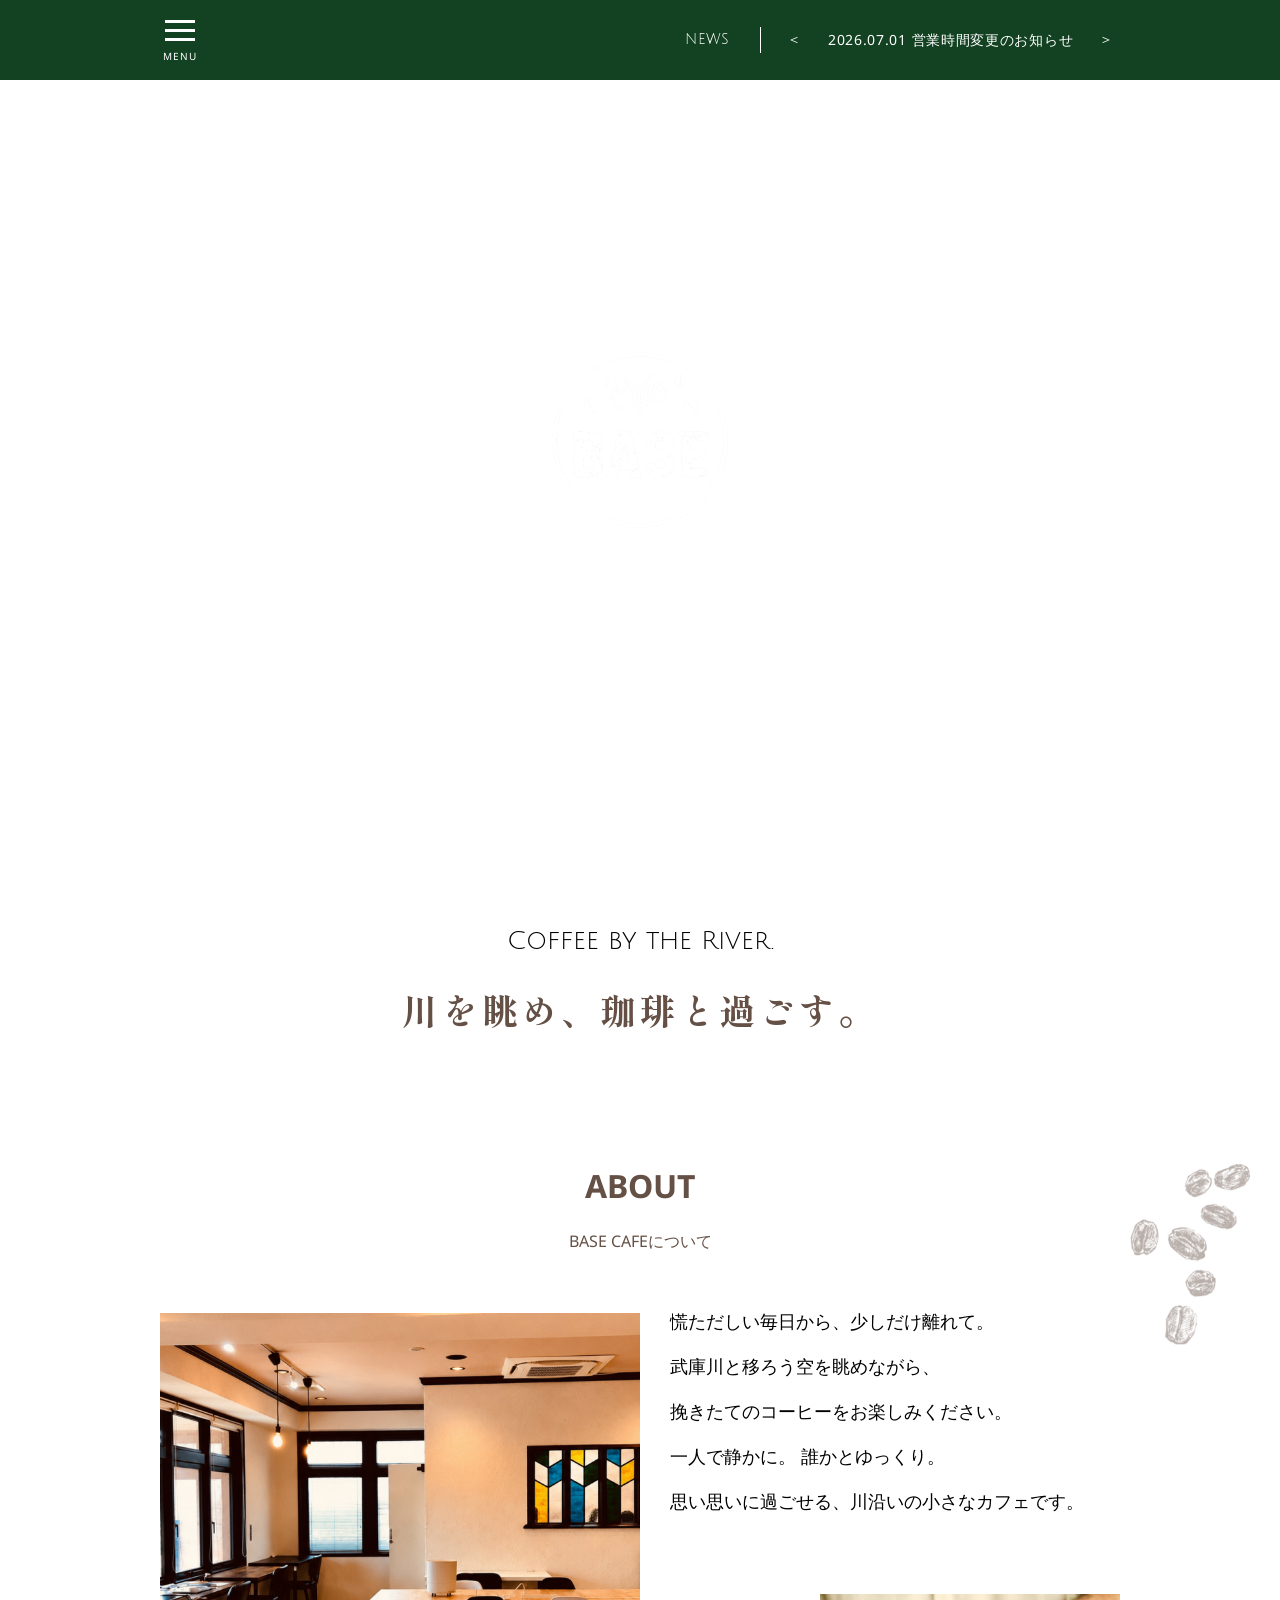
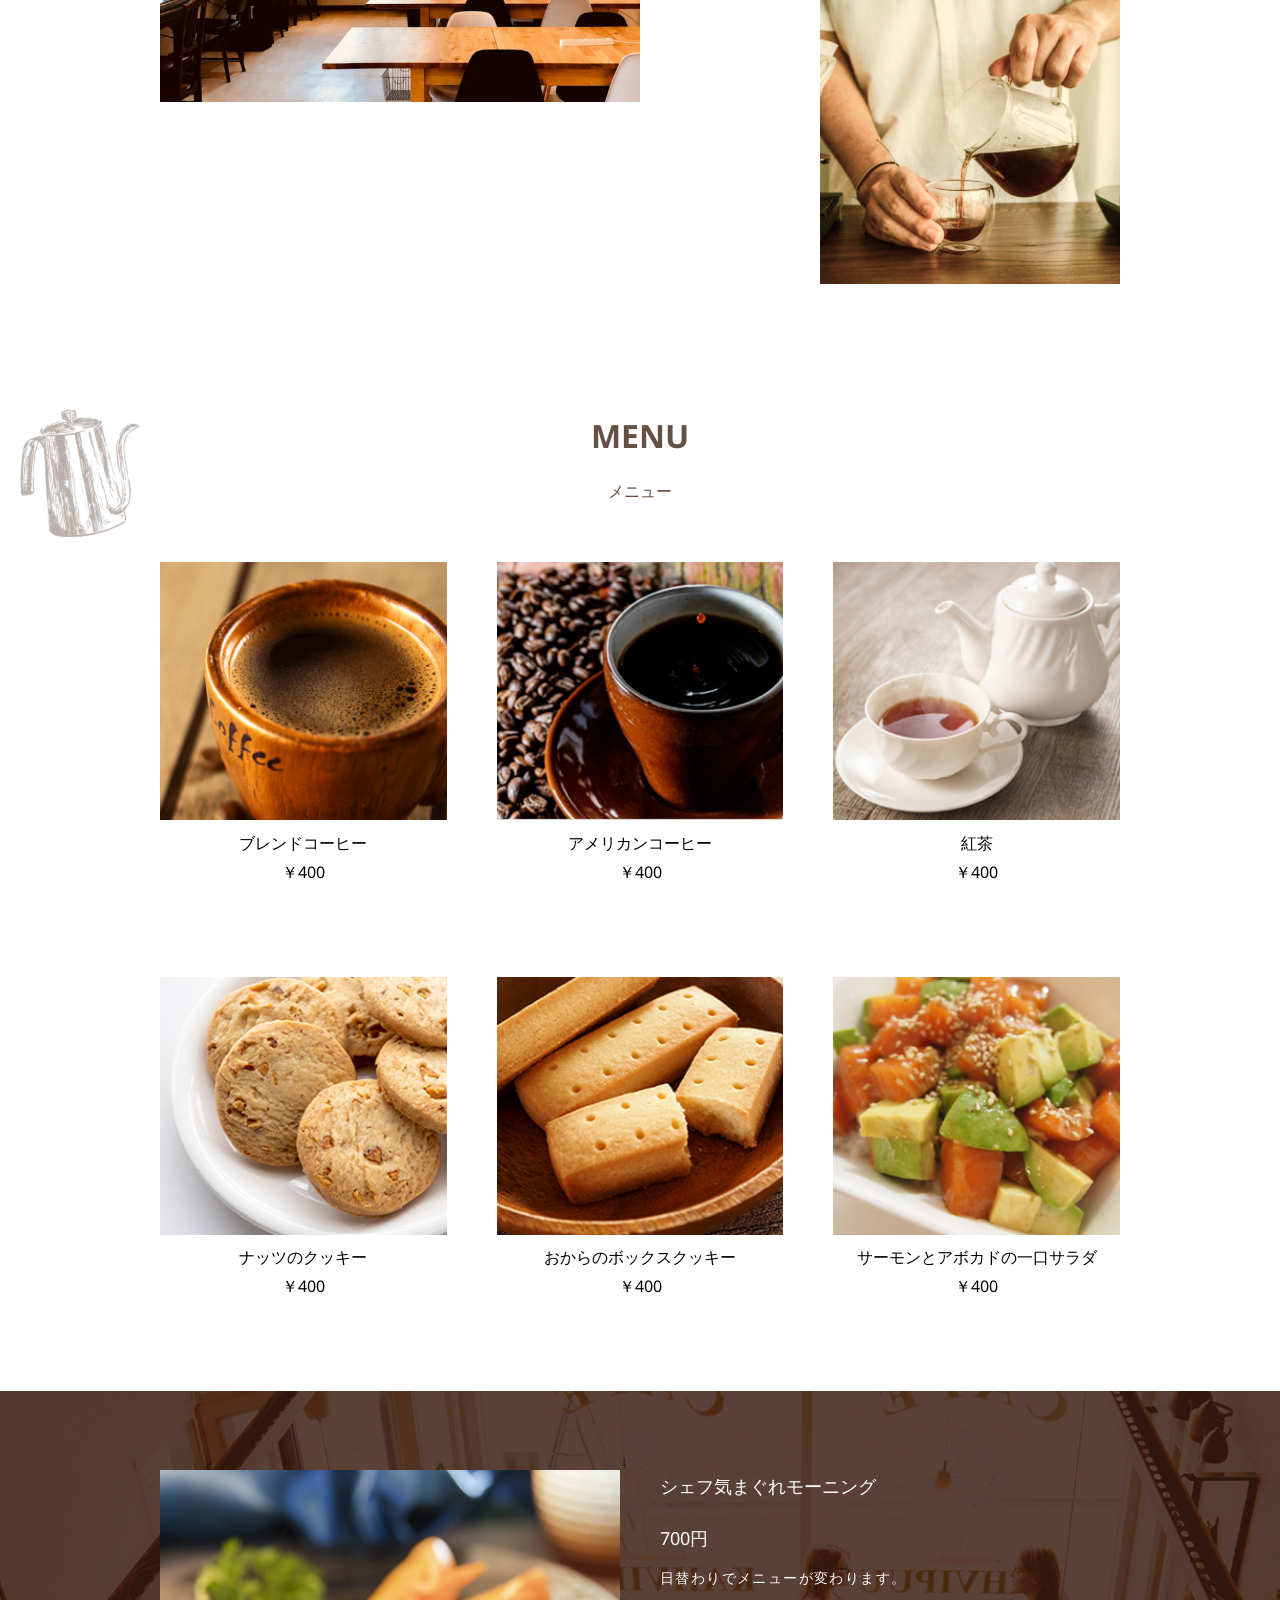
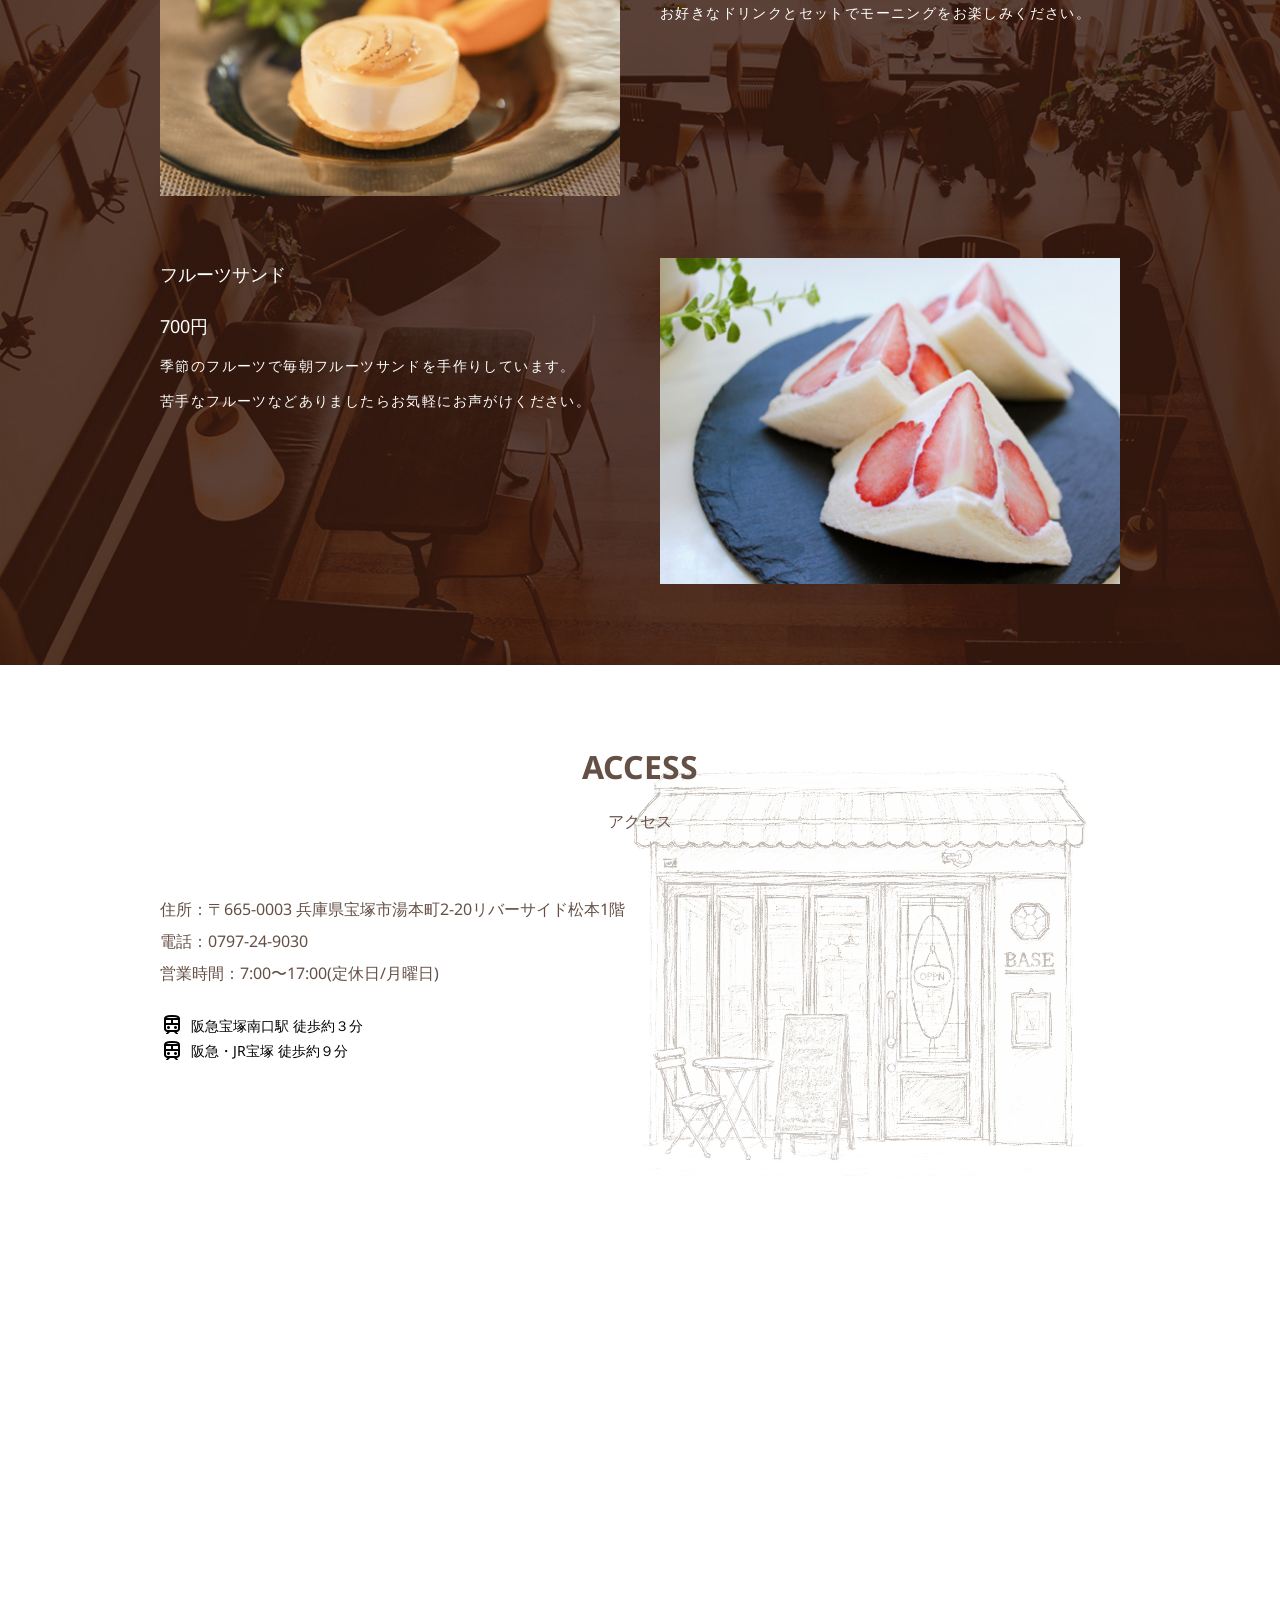
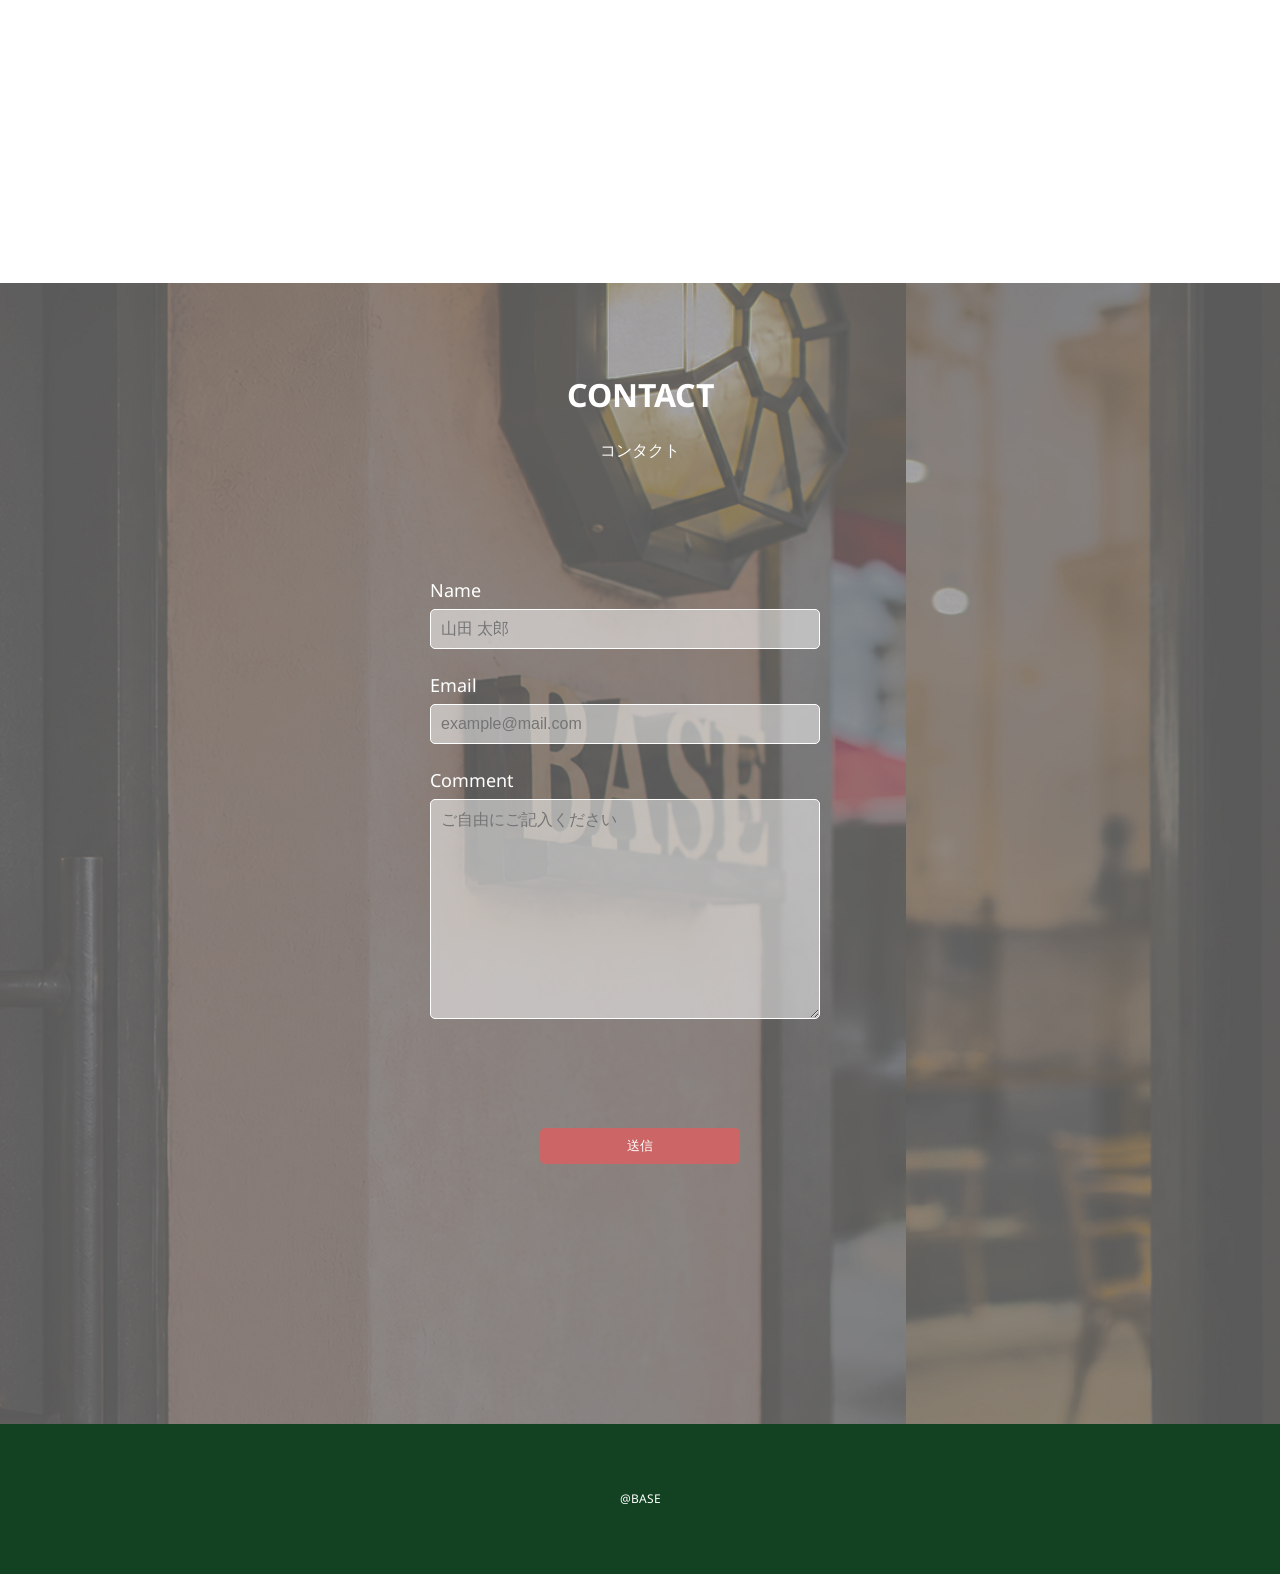
<file: index.html>
<!doctype html>
<html lang="ja">
  <head>
    <meta charset="UTF-8" />
    <meta name="viewport" content="width=device-width, initial-scale=1.0" />
    <title>base</title>
    <link rel="stylesheet" href="style.css" />
    <!-- Symbols -->
    <link
      rel="stylesheet"
      href="https://fonts.googleapis.com/css2?family=Material+Symbols+Outlined:opsz,wght,FILL,GRAD@24,400,0,0&icon_names=train"
    />

    <link rel="stylesheet" href="https://unpkg.com/aos@2.3.1/dist/aos.css" />
    <link
      rel="stylesheet"
      href="https://cdnjs.cloudflare.com/ajax/libs/font-awesome/6.5.1/css/all.min.css"
    />
    <script src="function.js" defer></script>
  </head>
  <body>
    <header>
      <div class="inner">
        <div class="hamburger" id="js-hamburger">
          <span></span>
          <span></span>
          <span></span>
          <p class="hamburger_text">MENU</p>
        </div>

        <p class="header_notice">
          <span class="news">NEWS</span>
          <button class="notice_prev" type="button">＜</button>
          <a href="#" class="notice_link">2026.07.01 営業時間変更のお知らせ</a>
          <button class="notice_next" type="button">＞</button>
        </p>

        <div class="nav_panel">
          <div class="nav_panel_logo">
            <img src="img/baselogo.png" alt="Cafe BASE" />
          </div>

          <ul class="nav_list">
            <li><a href="#about">ABOUT</a></li>
            <li><a href="#menu">MENU</a></li>
            <li><a href="#access">ACCESS</a></li>
            <li><a href="#contact">CONTACT</a></li>
          </ul>

          <div class="nav_panel_sns">
            <a
              href="https://instagram.com/cafe_base_takarazuka"
              target="_blank"
              rel="noopener noreferrer"
            >
              <i class="fa-brands fa-instagram"></i>
            </a>
            <a
              href="https://facebook.com/cafe_base_takarazuka"
              target="_blank"
              rel="noopener noreferrer"
            >
              <i class="fa-brands fa-facebook"></i>
            </a>
          </div>
        </div>
      </div>
    </header>

    <main>
      <section class="mv">
        <div class="mv-bg mv-bg--1"></div>
        <div class="mv-bg mv-bg--2"></div>
        <div class="mv-bg mv-bg--3"></div>
        <div class="mv-logo">
          <div>
            <h1><img src="img/baselogo.png" alt="Cafe BASE" /></h1>
          </div>
        </div>
      </section>
      <section class="catch">
        <div class="inner" data-aos="fade-up">
          <span>Coffee by the River.</span>
          <h2>川を眺め、珈琲と過ごす。</h2>
        </div>
      </section>

      <section id="about">
        <div class="inner">
          <h3>ABOUT</h3>
          <h4>BASE CAFEについて</h4>
          <div class="about_content">
            <div class="about_img">
              <img src="img/Indoor.jpg" alt="室内" />
            </div>
            <div class="about_text">
              <p>
                慌ただしい毎日から、少しだけ離れて。<br />
                武庫川と移ろう空を眺めながら、<br />
                挽きたてのコーヒーをお楽しみください。<br />
                一人で静かに。 誰かとゆっくり。<br />
                思い思いに過ごせる、川沿いの小さなカフェです。
              </p>
              <img src="img/brew.jpg" alt="コーヒーを淹れる" />
            </div>
          </div>
        </div>
      </section>

      <section id="menu">
        <img class="illust_pot" src="img/illust_pot.png" alt="" />
        <div class="inner">
          <h3>MENU</h3>
          <h4>メニュー</h4>
          <div class="menu_box">
            <ul class="menu_list">
              <li>
                <img src="img/menu_1.jpg" alt="ブレンドコーヒー" />
                <p class="name">ブレンドコーヒー</p>
                <p class="price">￥400</p>
              </li>
              <li>
                <img src="img/menu_2.jpg" alt="アメリカンコーヒー" />
                <p class="name">アメリカンコーヒー</p>
                <p class="price">￥400</p>
              </li>
              <li>
                <img src="img/menu_3.jpg" alt="紅茶" />
                <p class="name">紅茶</p>
                <p class="price">￥400</p>
              </li>
              <li>
                <img src="img/menu_4.jpg" alt="ナッツのクッキー" />
                <p class="name">ナッツのクッキー</p>
                <p class="price">￥400</p>
              </li>
              <li>
                <img src="img/menu_5.jpg" alt="おからのボックスクッキー" />
                <p class="name">おからのボックスクッキー</p>
                <p class="price">￥400</p>
              </li>
              <li>
                <img
                  src="img/menu_6.jpg"
                  alt="サーモンとアボカドの一口サラダ"
                />
                <p class="name">サーモンとアボカドの一口サラダ</p>
                <p class="price">￥400</p>
              </li>
            </ul>
          </div>
        </div>

        <div class="menu_back">
          <div class="inner">
            <div class="sp_menu">
              <div class="img">
                <img src="img/monring.jpg" alt="シェフ気まぐれモーニング" />
              </div>
              <div class="text">
                <p class="sp_name">シェフ気まぐれモーニング</p>
                <p class="sp_price">700円</p>
                <p class="sp_text">
                  日替わりでメニューが変わります。<br />
                  お好きなドリンクとセットでモーニングをお楽しみください。
                </p>
              </div>
            </div>

            <div class="sp_menu">
              <div class="text">
                <p class="sp_name">フルーツサンド</p>
                <p class="sp_price">700円</p>
                <p class="sp_text">
                  季節のフルーツで毎朝フルーツサンドを手作りしています。<br />
                  苦手なフルーツなどありましたらお気軽にお声がけください。
                </p>
              </div>
              <div class="img">
                <img src="img/sandwich.jpg" alt="フルーツサンド" />
              </div>
            </div>
          </div>
        </div>
      </section>

      <section id="access">
        <div class="inner">
          <h3>ACCESS</h3>
          <h4>アクセス</h4>
          <div class="access_info">
            <p>住所：〒665-0003 兵庫県宝塚市湯本町2-20リバーサイド松本1階</p>
            <p>電話：0797-24-9030</p>
            <p>営業時間：7:00〜17:00(定休日/月曜日)</p>
          </div>
          <div class="access_time">
            <p class="access_line">
              <span class="material-symbols-outlined"> train </span
              >阪急宝塚南口駅 徒歩約３分
            </p>
            <p class="access_line">
              <span class="material-symbols-outlined"> train </span>阪急・JR宝塚
              徒歩約９分
            </p>
          </div>
        </div>
        <div class="map">
          <iframe
            src="https://www.google.com/maps/embed?pb=!1m18!1m12!1m3!1d3276.0019986847274!2d135.34200317635654!3d34.80589157288249!2m3!1f0!2f0!3f0!3m2!1i1024!2i768!4f13.1!3m3!1m2!1s0x6000f520c91398c1%3A0x39ae6e9a55fad5cb!2zQkFTReWuneWhmijjg5njg7zjgrnlrp3loZopIO-9nOagquW8j-S8muekvuWuneWhmuODh-OCtuOCpOODsw!5e0!3m2!1sja!2sjp!4v1775819469817!5m2!1sja!2sjp"
            width="100%"
            height="540"
            style="border: 0"
            allowfullscreen=""
            loading="lazy"
            referrerpolicy="no-referrer-when-downgrade"
          ></iframe>
        </div>
      </section>
      <section id="contact" class="contact">
        <div class="inner">
          <h3>CONTACT</h3>
          <h4>コンタクト</h4>

          <form action="#">
            <div class="form-group">
              <label for="name">Name</label>
              <input
                type="text"
                id="name"
                name="your-name"
                class="feedback-input"
                placeholder="山田 太郎"
              />
            </div>

            <div class="form-group">
              <label for="email">Email</label>
              <input
                type="email"
                id="email"
                name="your-email"
                class="feedback-input"
                placeholder="example@mail.com"
              />
            </div>

            <div class="form-group">
              <label for="message">Comment</label>
              <textarea
                name="your-message"
                id="message"
                class="feedback-input"
                placeholder="ご自由にご記入ください"
              ></textarea>
            </div>

            <input type="submit" class="button" value="送信" />
          </form>
        </div>
      </section>
    </main>

    <footer>
      <p>@BASE</p>
    </footer>

    <script src="https://unpkg.com/aos@2.3.1/dist/aos.js"></script>
    <script>
      AOS.init({ once: true, duration: 800 });
    </script>
  </body>
</html>
</file>
<file: style.css>
@import url(reset.css);
@import url("https://fonts.googleapis.com/css2?family=Noto+Sans:ital,wght@0,100..900;1,100..900&display=swap");
@import url("https://fonts.googleapis.com/css2?family=Shippori+Mincho&display=swap");
@import url("https://fonts.googleapis.com/css2?family=Julius+Sans+One&display=swap");

/******* 共通　*********/
body {
  font-family: "Noto Sans", sans-serif;
}

.inner {
  width: 100%;
  max-width: 1000px;
  margin-inline: auto;
  padding: 0 20px;
  box-sizing: border-box;
}

h3 {
  font-size: 32px;
  color: #655046;
  font-weight: bold;
  margin-bottom: 21px;
  text-align: center;
}

h4 {
  font-size: 16px;
  font-weight: normal;
  color: #655046;
  margin-bottom: 60px;
  text-align: center;
}

section[id] {
  scroll-margin-top: 122px;
}

#contact {
  scroll-margin-top: 30px;
}

/********* ヘッダー　*********/
header {
  width: 100%;
  height: 80px;
  background-color: #134222;
  position: fixed;
  display: flex;
  align-items: center;
  justify-content: center;
  flex-direction: column;
  top: 0;
  left: 0;
  z-index: 1000;
}

header .inner {
  display: flex;
  align-items: center;
}

.header_notice {
  display: flex;
  align-items: center;
}
.header_notice span,
.header_notice a,
.header_notice button {
  color: #fff;
  font-size: 14px;
  letter-spacing: 0.05em;
  margin-left: 20px;
}
.header_notice .news {
  padding-right: 30px;
  border-right: solid 1px #fff;
}

.header_notice button {
  background: none;
  border: none;
  cursor: pointer;
  transition: color 0.3s ease;
}

.header_notice button:hover {
  color: rgb(182, 182, 182);
}

.notice_link {
  text-decoration: none;
}

.notice_link:hover {
  text-decoration: underline;
}
.nav_panel {
  position: fixed;
  top: 0;
  left: 0;
  width: 30%;
  height: 100%;
  background-color: #655046;
  display: flex;
  opacity: 0;
  visibility: hidden;
  transform: translateX(-30px);
  transition:
    opacity 0.6s ease,
    visibility 0.6s ease,
    transform 0.6s ease;
  flex-direction: column;
  align-items: center;
  padding-top: 130px;
}

.nav_panel.is-active {
  /* display: flex; */
  opacity: 1;
  visibility: visible;
  transform: translateX(0);
}

.nav_panel_logo {
  width: 140px;
  margin-bottom: 60px;
}

.nav_panel_logo img {
  width: 100%;
  height: auto;
  display: block;
}

.nav_panel_sns {
  display: flex;
  gap: 24px;
  margin-top: 40px;
}
.nav_panel_sns a {
  color: #fff;
  font-size: 24px;
  transition: color 0.3s ease;
}

.nav_panel_sns a:hover {
  color: rgb(182, 182, 182);
}

.nav_list {
  display: flex;
  flex-direction: column;
  padding: 0;
  margin-top: 0;
  gap: 0;
}
.nav_list li {
  width: 100%;
  border-bottom: 1px solid rgba(255, 255, 255, 0.3);
  margin: 0; /* 余計なマージンをすべてカット */
  padding: 0;
}

.nav_list li:last-child {
  border-bottom: none;
}

.nav_list li a {
  display: block;
  padding: 15px 20px;
  color: #fff;
  font-size: 16px;
  text-decoration: none;
  line-height: 1;
  text-align: center;
  margin-bottom: 0;
  transition: color 0.3s ease;
}

.nav_list li a:hover {
  color: rgb(182, 182, 182);
}

.hamburger {
  display: flex;
  flex-direction: column;
  align-items: center;
  justify-content: center;
  gap: 0;
  z-index: 1001;
  width: 40px;
  margin-right: auto;
  position: relative;
  z-index: 1001;
}

.hamburger_text {
  color: #fff;
  font-size: 10px;
  letter-spacing: 0.1em;
  margin-top: 4px;
  line-height: 1;
}

.hamburger span {
  display: block;
  width: 30px;
  height: 3px;
  background-color: #fff;
  transition: all 0.3s ease;
  margin-bottom: 6px;
}

.hamburger span:last-child {
  margin-bottom: 0;
}

.hamburger.is-active span:nth-child(1) {
  transform: translateY(9px) rotate(45deg);
}
.hamburger.is-active span:nth-child(2) {
  opacity: 0;
}
.hamburger.is-active span:nth-child(3) {
  transform: translateY(-9px) rotate(-45deg);
}
/

/********* メインビジュアル　*********/
main {
  padding-top: 148px;
}

.mv {
  margin-top: 80px;
  background-size: cover;
  background-position: center;
  height: 80vh;
  margin-bottom: 128px;
  position: relative;
  overflow: hidden;
}

.mv-logo {
  position: absolute;
  top: 50%;
  left: 50%;
  transform: translate(-50%, -50%);
  z-index: 2;
  width: 200px; /* ロゴ画像の実際のサイズに合わせて調整 */
}
.mv-logo img {
  width: 100%;
  height: auto;
  display: block;
}

.mv-bg {
  position: absolute;
  inset: 0;
  opacity: 0;
  background-size: cover;
  background-position: center;
  animation-name: sizeScale;
  animation-duration: 12s;
  animation-iteration-count: infinite;
}
.mv-bg--1 {
  background-image: url(img/mv.jpg);
  animation-delay: 0s;
}

.mv-bg--2 {
  background-image: url(img/mv02.jpg);
  animation-delay: 4s;
}

.mv-bg--3 {
  background-image: url(img/mv03.png);
  animation-delay: 8s;
}

@keyframes sizeScale {
  0% {
    opacity: 0;
    transform: scale(1);
  }
  16.6% {
    opacity: 1;
    transform: scale(1.03);
  } /* 2秒かけてフェードイン完了 */

  33.3% {
    opacity: 1;
    transform: scale(1.06);
  } /* 4秒地点まで保持 */
  50% {
    opacity: 0;
    transform: scale(1.08);
  } /* 6秒地点でフェードアウト完了 */

  100% {
    opacity: 0;
    transform: scale(1.08);
  } /* 残り時間は透明で待機 */
}

.catch {
  padding-bottom: 130px;
}

h2 {
  font-family: "Shippori Mincho", serif;
  font-size: 36px;
  color: #655046;
  letter-spacing: 0.1em;
  padding-top: 30px;
  text-align: center;
}
span {
  font-family: "Julius Sans One", sans-serif;
  font-size: 26px;
  text-align: center;
  display: block;
}
/********* アバウト　*********/
#about {
  text-align: center;
  background-image: url(img/illust_coffeebean.png);
  background-repeat: no-repeat;
  background-size: 120px;
  background-position: right 30px top 0;
  padding-bottom: 130px;
}

.about_content {
  display: flex;
}
.about_img {
  width: 50%;
  margin-right: 30px;
}

.about_text {
  flex: 1;
}

.about_text p {
  text-align: left;
  line-height: 2.5;
  font-size: 18px;
  margin-top: -13.5px; /* (18px × 2.5 - 18px) ÷ 2 = 13.5px 分を打ち消す */
}
.about_text img {
  max-width: 300px;
  margin-top: 70px;
  margin-left: auto;
  display: block;
}

/********* メニュー　*********/
#menu {
  position: relative;
}

#menu h3 {
  position: relative;
  z-index: 2;
}

.illust_pot {
  position: absolute;
  top: -5px;
  left: 20px;
  width: 120px;
}

.menu_list {
  display: flex;
  justify-content: space-between;
  flex-wrap: wrap;
  row-gap: 90px;
}
.menu_list li {
  width: calc((100% - 100px) / 3);
  text-align: center;
}
.menu_list li:last-child {
  margin-bottom: 90px;
}
.sp_name {
  font-size: 18px;
  margin-bottom: 20px;
}
.sp_price {
  font-size: 18px;
  margin-bottom: 5px;
}
.sp_text {
  font-size: 14px;
  letter-spacing: 0.1em;
  line-height: 2.5;
}

/********* メニューバック　*********/
.menu_back {
  background-image: url(img/bk_menu.jpg);
  background-size: cover;
  margin-bottom: 80px;
  padding: 79px 0;
}

.sp_menu {
  display: flex;
  gap: 20px 40px;
  justify-content: space-between;
}
.sp_menu + .sp_menu {
  margin-top: 60px;
}
.text,
.img {
  width: 50%;
}
.img img {
  width: 100%;
  height: auto;
}

.text p {
  color: #fff;
}

/********* アクセス　*********/

#access .inner {
  background-image: url(img/illust_shop.png);
  background-repeat: no-repeat;
  background-size: 50%;
  padding-bottom: 150px;
  background-position: right 20px bottom;
  background-origin: content-box;
}
.access_info {
  text-align: left;
  margin-bottom: 24px;
}
.access_info p {
  font-size: 16px;
  color: #655046;
  line-height: 2;
}

.access_time {
  font-size: 14px;
  margin-bottom: 130px;
}

.access_line {
  display: flex;
  align-items: center;
  gap: 7px;
}

.map iframe {
  display: block;
}

/********* コンタクト　*********/
.contact {
  padding: 90px 0 140px;
  background-image: url(img/contact_bg.jpg);
  background-size: cover;
  background-position: 150% center;
}

/* フォーム */

form {
  max-width: 420px;
  margin: 120px auto;
}

.contact h3,
.contact h4 {
  color: #fff;
}

.feedback-input {
  margin-bottom: 27px;
}

label {
  color: #fff;
  font-size: 1.125rem;
  margin-bottom: 10px;
  display: block;
}

input[type="text"],
input[type="email"],
textarea {
  background: rgba(255, 255, 255, 0.5);
  border: 1px #fff solid;
  border-radius: 5px;
  padding: 10px;
  font-size: 1rem;
  box-sizing: border-box;
}

input[type="text"],
input[type="email"],
textarea {
  width: 100%;
  max-width: 390px;
}

input[type="submit"] {
  color: #fff;
  border: none;
  cursor: pointer;
  line-height: 2.5;
  width: 200px;
  background: #cc6666;
  border-radius: 5px;
  margin-inline: auto;
  display: block;
  transition: background 0.3s ease;
  margin-top: 80px;
}

[type="submit"]:hover {
  background: #cc4949;
}

textarea {
  height: 220px;
}

/********* フッター　*********/
footer {
  background-color: #134222;
  display: flex;
  justify-content: center;
  align-items: center;
  height: 150px;
}

footer p {
  font-size: 12px;
  align-items: center;
  text-align: center;

  color: #fff;
}

/********* レスポンシブ　*********/

@media screen and (max-width: 1000px) {
  header.inner {
    padding: 0 20px;
  }
}

/* タブレット・スマホ（768px以下） */
@media screen and (max-width: 768px) {
  header {
    padding: 0;
    flex-direction: row;
  }

  header .inner {
    display: flex;
    flex-direction: row;
    justify-content: space-between;
    align-items: center;
    height: 100%;
    padding: 0 20px;
  }

  .notice_link {
    max-width: 130px;
    overflow: hidden;
    text-overflow: ellipsis;
    white-space: nowrap;
  }

  .mv .inner {
    padding: 0 20px;
    width: 100%;
    box-sizing: border-box;
  }

  .nav_panel_logo {
    width: 80%;
    /* margin-bottom: 60px; */
  }

  h2 {
    font-size: 36px;
    line-height: 1.6;
    padding-top: 30px;
    text-align: center;
    text-wrap: balance;

    margin: 0;
  }

  .menu_list li {
    width: calc((100% / 2) - 10px);
  }

  .about_content {
    flex-direction: column;
  }
  .about_img,
  .about_text {
    width: 100%;
    margin-top: 50px;
  }

  .about_text img {
    margin-inline: auto;
  }

  #access .inner {
    background-size: 80%;
    padding-bottom: 60px;
  }
}

@media screen and (max-width: 390px) {
  .header_notice .news {
    display: none;
  }

  .mv {
    height: 60vh;
  }
  .menu_list li {
    width: 100%;
  }
  .sp_menu {
    flex-direction: column;
  }
  .sp_menu:last-child {
    flex-direction: column-reverse;
  }
  .text,
  .img {
    width: 100%;
  }
}
</file>
